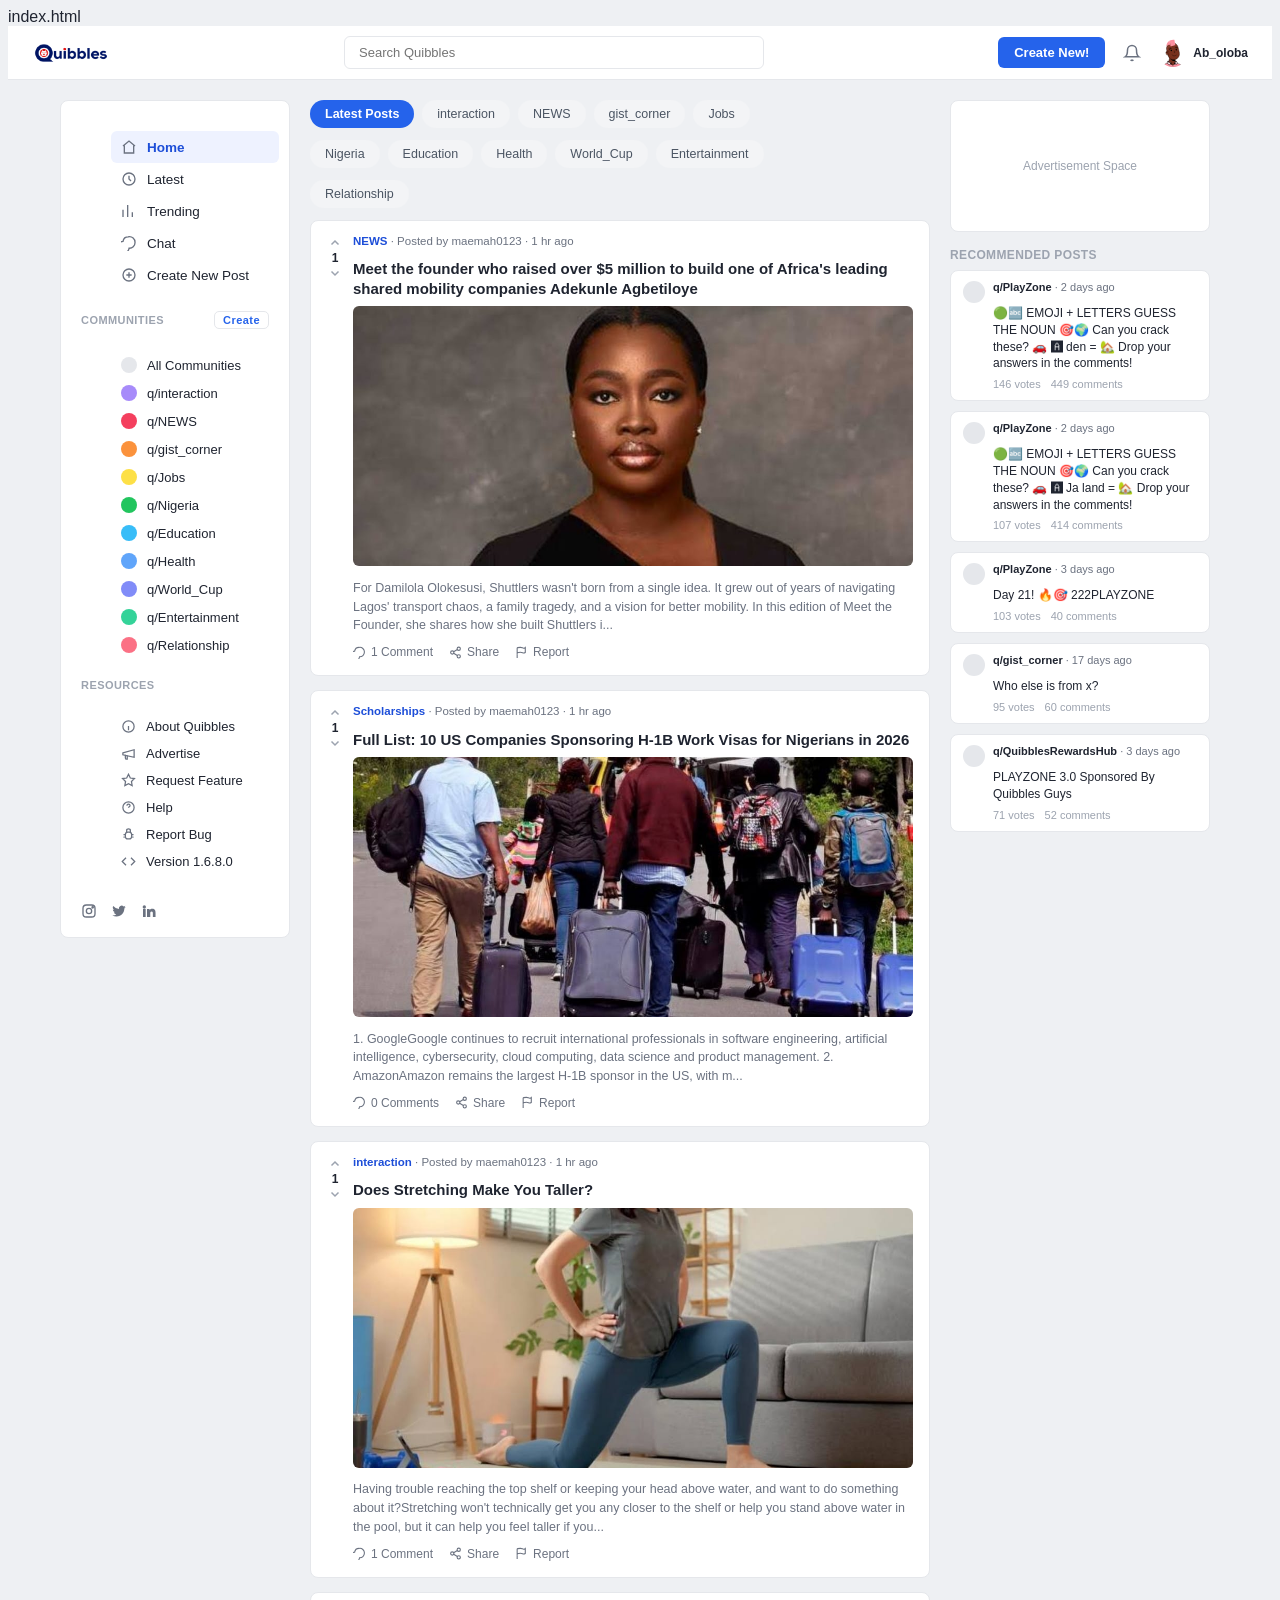
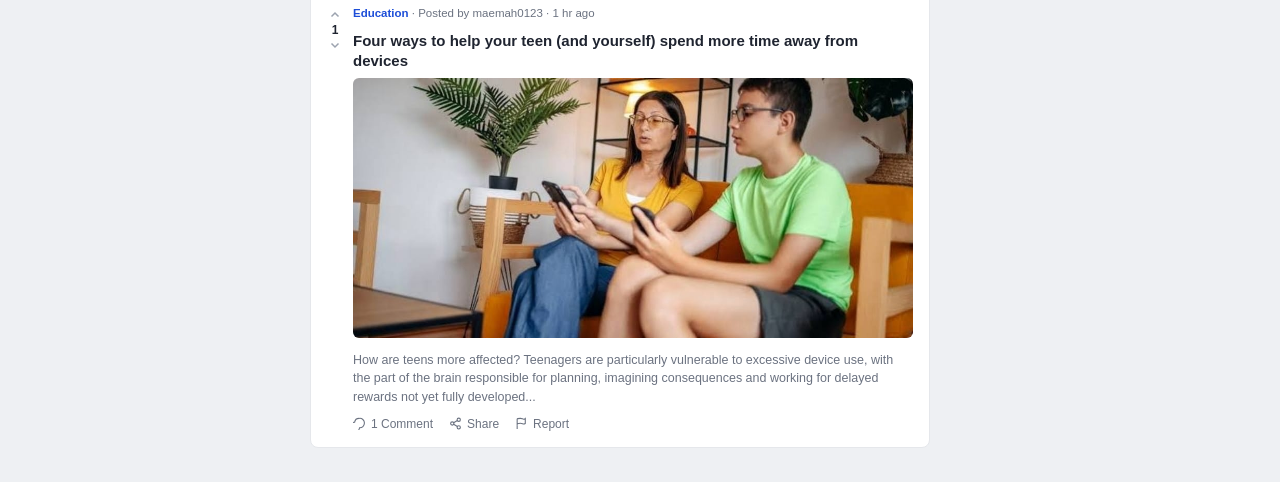
<file: index.html>
index.html
<!doctype html>
<html lang="en">
  <head>
    <meta charset="UTF-8" />
    <meta name="viewport" content="width=device-width, initial-scale=1.0" />
    <title>Quibbles</title>
    <link rel="icon" href="image/logo.png" />
    <link rel="stylesheet" href="styles.css" />
  </head>
  <body>
    <header class="site-header">
      <a href="index.html" class="logo"
        ><img src="image/logo.png" alt="Quibbles logo"
      /></a>

      <div class="search-bar">
        <input type="text" placeholder="Search Quibbles" />
      </div>

      <div class="header-right">
        <button class="btn-create">Create New!</button>
        <span class="icon-btn" title="Notifications">
          <svg
            viewBox="0 0 24 24"
            fill="none"
            stroke="currentColor"
            stroke-width="2"
          >
            <path d="M18 8a6 6 0 0 0-12 0c0 7-3 9-3 9h18s-3-2-3-9" />
            <path d="M13.73 21a2 2 0 0 1-3.46 0" />
          </svg>
        </span>
        <a href="#" class="user-chip">
          <img src="image/avatar.svg" alt="Ab_oloba avatar" />
          <span>Ab_oloba</span>
        </a>
      </div>
    </header>

    <div class="layout">
      <!-- Sidebar -->
      <aside class="sidebar">
        <ul class="nav-list">
          <li>
            <a href="index.html" class="active"
              ><svg
                class="nav-icon"
                viewBox="0 0 24 24"
                fill="none"
                stroke="currentColor"
                stroke-width="2"
              >
                <path d="M3 10.5 12 3l9 7.5" />
                <path d="M5 9.5V21h14V9.5" /></svg
              >Home</a
            >
          </li>
          <li>
            <a href="#"
              ><svg
                class="nav-icon"
                viewBox="0 0 24 24"
                fill="none"
                stroke="currentColor"
                stroke-width="2"
              >
                <circle cx="12" cy="12" r="9" />
                <path d="M12 7v5l3 3" /></svg
              >Latest</a
            >
          </li>
          <li>
            <a href="#"
              ><svg
                class="nav-icon"
                viewBox="0 0 24 24"
                fill="none"
                stroke="currentColor"
                stroke-width="2"
              >
                <path d="M3 21V10M10 21V3M17 21v-7" /></svg
              >Trending</a
            >
          </li>
          <li>
            <a href="#"
              ><svg
                class="nav-icon"
                viewBox="0 0 24 24"
                fill="none"
                stroke="currentColor"
                stroke-width="2"
              >
                <path
                  d="M21 11.5a8.4 8.4 0 0 1-8.9 8.4A9 9 0 1 1 3 9.5a8.4 8.4 0 0 1 8-6.9 8.4 8.4 0 0 1 10 8.9Z"
                /></svg
              >Chat</a
            >
          </li>
          <li>
            <a href="#"
              ><svg
                class="nav-icon"
                viewBox="0 0 24 24"
                fill="none"
                stroke="currentColor"
                stroke-width="2"
              >
                <circle cx="12" cy="12" r="9" />
                <path d="M12 8v8M8 12h8" /></svg
              >Create New Post</a
            >
          </li>
        </ul>

        <div class="sidebar-section">
          <div class="sidebar-section-title">
            COMMUNITIES <a href="#" class="create-link">Create</a>
          </div>
          <ul class="community-list">
            <li>
              <a href="#"><span class="dot dot-all"></span>All Communities</a>
            </li>
            <li>
              <a href="#"
                ><span class="dot dot-interaction"></span>q/interaction</a
              >
            </li>
            <li>
              <a href="#"><span class="dot dot-news"></span>q/NEWS</a>
            </li>
            <li>
              <a href="#"><span class="dot dot-gist"></span>q/gist_corner</a>
            </li>
            <li>
              <a href="#"><span class="dot dot-jobs"></span>q/Jobs</a>
            </li>
            <li>
              <a href="#"><span class="dot dot-nigeria"></span>q/Nigeria</a>
            </li>
            <li>
              <a href="#"><span class="dot dot-education"></span>q/Education</a>
            </li>
            <li>
              <a href="#"><span class="dot dot-health"></span>q/Health</a>
            </li>
            <li>
              <a href="#"><span class="dot dot-worldcup"></span>q/World_Cup</a>
            </li>
            <li>
              <a href="#"
                ><span class="dot dot-entertainment"></span>q/Entertainment</a
              >
            </li>
            <li>
              <a href="#"
                ><span class="dot dot-relationship"></span>q/Relationship</a
              >
            </li>
          </ul>
        </div>

        <div class="sidebar-section">
          <div class="sidebar-section-title">RESOURCES</div>
          <ul class="resource-list">
            <li>
              <a href="about.html"
                ><svg
                  class="resource-icon"
                  viewBox="0 0 24 24"
                  fill="none"
                  stroke="currentColor"
                  stroke-width="2"
                >
                  <circle cx="12" cy="12" r="9" />
                  <path d="M12 8h.01M11 12h1v5h1" /></svg
                >About Quibbles</a
              >
            </li>
            <li>
              <a href="#"
                ><svg
                  class="resource-icon"
                  viewBox="0 0 24 24"
                  fill="none"
                  stroke="currentColor"
                  stroke-width="2"
                >
                  <path d="m3 11 18-5v12L3 14v-3Z" />
                  <path d="M7 14v5a2 2 0 0 0 2 2h1v-6" /></svg
                >Advertise</a
              >
            </li>
            <li>
              <a href="#"
                ><svg
                  class="resource-icon"
                  viewBox="0 0 24 24"
                  fill="none"
                  stroke="currentColor"
                  stroke-width="2"
                >
                  <path
                    d="m12 2 2.9 6 6.6.9-4.8 4.6 1.1 6.5L12 17l-5.8 3 1.1-6.5L2.5 8.9 9.1 8 12 2Z"
                  /></svg
                >Request Feature</a
              >
            </li>
            <li>
              <a href="#"
                ><svg
                  class="resource-icon"
                  viewBox="0 0 24 24"
                  fill="none"
                  stroke="currentColor"
                  stroke-width="2"
                >
                  <circle cx="12" cy="12" r="9" />
                  <path
                    d="M9.5 9a2.5 2.5 0 0 1 5 0c0 1.7-2.5 2-2.5 3.5M12 17h.01"
                  /></svg
                >Help</a
              >
            </li>
            <li>
              <a href="#"
                ><svg
                  class="resource-icon"
                  viewBox="0 0 24 24"
                  fill="none"
                  stroke="currentColor"
                  stroke-width="2"
                >
                  <rect x="7" y="8" width="10" height="11" rx="4" />
                  <path
                    d="M9 8V6a3 3 0 0 1 6 0v2M4 12h3M17 12h3M4 16h2M18 16h2M9.5 4.5l-1-1M14.5 4.5l1-1"
                  /></svg
                >Report Bug</a
              >
            </li>
            <li>
              <a href="#"
                ><svg
                  class="resource-icon"
                  viewBox="0 0 24 24"
                  fill="none"
                  stroke="currentColor"
                  stroke-width="2"
                >
                  <polyline points="8 6 2 12 8 18" />
                  <polyline points="16 6 22 12 16 18" /></svg
                >Version 1.6.8.0</a
              >
            </li>
          </ul>
        </div>

        <div class="social-row">
          <a href="#" title="Instagram"
            ><svg
              viewBox="0 0 24 24"
              fill="none"
              stroke="currentColor"
              stroke-width="2"
            >
              <rect x="3" y="3" width="18" height="18" rx="5" />
              <circle cx="12" cy="12" r="4" />
              <circle cx="17.5" cy="6.5" r="1" /></svg
          ></a>
          <a href="#" title="Twitter"
            ><svg viewBox="0 0 24 24" fill="currentColor">
              <path
                d="M22 5.9c-.7.3-1.5.6-2.3.7.8-.5 1.5-1.3 1.8-2.3-.8.5-1.7.8-2.6 1a4.1 4.1 0 0 0-7 3.7A11.6 11.6 0 0 1 3.4 4.6a4.1 4.1 0 0 0 1.3 5.5c-.7 0-1.3-.2-1.9-.5v.1c0 2 1.4 3.6 3.3 4a4.1 4.1 0 0 1-1.9.1 4.1 4.1 0 0 0 3.8 2.9A8.3 8.3 0 0 1 2 18.4a11.6 11.6 0 0 0 6.3 1.9c7.5 0 11.7-6.3 11.7-11.7v-.5c.8-.6 1.5-1.3 2-2.2Z"
              /></svg
          ></a>
          <a href="#" title="LinkedIn"
            ><svg viewBox="0 0 24 24" fill="currentColor">
              <path
                d="M4.98 3.5a2.5 2.5 0 1 0 0 5 2.5 2.5 0 0 0 0-5ZM3 9h4v12H3zM9 9h3.8v1.7h.1c.5-1 1.9-2 3.9-2 4.2 0 5 2.7 5 6.3V21h-4v-5.4c0-1.3 0-3-1.8-3s-2.1 1.4-2.1 2.9V21H9Z"
              /></svg
          ></a>
        </div>
      </aside>

      <!-- Feed -->
      <main class="feed">
        <div class="filter-pills">
          <span class="pill active">Latest Posts</span>
          <span class="pill">interaction</span>
          <span class="pill">NEWS</span>
          <span class="pill">gist_corner</span>
          <span class="pill">Jobs</span>
        </div>
        <div class="filter-pills">
          <span class="pill">Nigeria</span>
          <span class="pill">Education</span>
          <span class="pill">Health</span>
          <span class="pill">World_Cup</span>
          <span class="pill">Entertainment</span>
        </div>
        <div class="filter-pills">
          <span class="pill">Relationship</span>
        </div>

        <!-- Post 1 -->
        <article class="post-card">
          <div class="vote-col">
            <svg
              class="arrow"
              viewBox="0 0 24 24"
              fill="none"
              stroke="currentColor"
              stroke-width="3"
            >
              <path d="m5 15 7-7 7 7" />
            </svg>
            <span class="count">1</span>
            <svg
              class="arrow"
              viewBox="0 0 24 24"
              fill="none"
              stroke="currentColor"
              stroke-width="3"
            >
              <path d="m19 9-7 7-7-7" />
            </svg>
          </div>
          <div class="post-body">
            <div class="post-meta">
              <span class="tag">NEWS</span> · Posted by maemah0123 · 1 hr ago
            </div>
            <h2 class="post-title">
              Meet the founder who raised over $5 million to build one of
              Africa's leading shared mobility companies Adekunle Agbetiloye
            </h2>
            <img
              class="post-image"
              src="image/post-founder.jpeg"
              alt="Portrait of Damilola Olokesusi, Shuttlers founder"
            />
            <p class="post-excerpt">
              For Damilola Olokesusi, Shuttlers wasn't born from a single idea.
              It grew out of years of navigating Lagos' transport chaos, a
              family tragedy, and a vision for better mobility. In this edition
              of Meet the Founder, she shares how she built Shuttlers i...
            </p>
            <div class="post-actions">
              <span
                ><svg
                  class="a-icon"
                  viewBox="0 0 24 24"
                  fill="none"
                  stroke="currentColor"
                  stroke-width="2"
                >
                  <path
                    d="M21 11.5a8.4 8.4 0 0 1-8.9 8.4A9 9 0 1 1 3 9.5a8.4 8.4 0 0 1 8-6.9 8.4 8.4 0 0 1 10 8.9Z"
                  /></svg
                >1 Comment</span
              >
              <span
                ><svg
                  class="a-icon"
                  viewBox="0 0 24 24"
                  fill="none"
                  stroke="currentColor"
                  stroke-width="2"
                >
                  <circle cx="18" cy="5" r="3" />
                  <circle cx="6" cy="12" r="3" />
                  <circle cx="18" cy="19" r="3" />
                  <path d="M8.6 10.6 15.4 6.4M8.6 13.4l6.8 4.2" /></svg
                >Share</span
              >
              <span
                ><svg
                  class="a-icon"
                  viewBox="0 0 24 24"
                  fill="none"
                  stroke="currentColor"
                  stroke-width="2"
                >
                  <path
                    d="M4 15V4c0-.5 3-1.5 6-1.5s4 1.5 6 1.5 3-1 3-1v9s-1.5 1-3 1-3-1.5-6-1.5-6 1-6 1Z"
                  />
                  <path d="M4 22v-7" /></svg
                >Report</span
              >
            </div>
          </div>
        </article>

        <!-- Post 2 -->
        <article class="post-card">
          <div class="vote-col">
            <svg
              class="arrow"
              viewBox="0 0 24 24"
              fill="none"
              stroke="currentColor"
              stroke-width="3"
            >
              <path d="m5 15 7-7 7 7" />
            </svg>
            <span class="count">1</span>
            <svg
              class="arrow"
              viewBox="0 0 24 24"
              fill="none"
              stroke="currentColor"
              stroke-width="3"
            >
              <path d="m19 9-7 7-7-7" />
            </svg>
          </div>
          <div class="post-body">
            <div class="post-meta">
              <span class="tag">Scholarships</span> · Posted by maemah0123 · 1
              hr ago
            </div>
            <h2 class="post-title">
              Full List: 10 US Companies Sponsoring H-1B Work Visas for
              Nigerians in 2026
            </h2>
            <img
              class="post-image"
              src="image/post-visas.jpeg"
              alt="Travelers walking with rolling luggage"
            />
            <p class="post-excerpt">
              1. GoogleGoogle continues to recruit international professionals
              in software engineering, artificial intelligence, cybersecurity,
              cloud computing, data science and product management. 2.
              AmazonAmazon remains the largest H-1B sponsor in the US, with m...
            </p>
            <div class="post-actions">
              <span
                ><svg
                  class="a-icon"
                  viewBox="0 0 24 24"
                  fill="none"
                  stroke="currentColor"
                  stroke-width="2"
                >
                  <path
                    d="M21 11.5a8.4 8.4 0 0 1-8.9 8.4A9 9 0 1 1 3 9.5a8.4 8.4 0 0 1 8-6.9 8.4 8.4 0 0 1 10 8.9Z"
                  /></svg
                >0 Comments</span
              >
              <span
                ><svg
                  class="a-icon"
                  viewBox="0 0 24 24"
                  fill="none"
                  stroke="currentColor"
                  stroke-width="2"
                >
                  <circle cx="18" cy="5" r="3" />
                  <circle cx="6" cy="12" r="3" />
                  <circle cx="18" cy="19" r="3" />
                  <path d="M8.6 10.6 15.4 6.4M8.6 13.4l6.8 4.2" /></svg
                >Share</span
              >
              <span
                ><svg
                  class="a-icon"
                  viewBox="0 0 24 24"
                  fill="none"
                  stroke="currentColor"
                  stroke-width="2"
                >
                  <path
                    d="M4 15V4c0-.5 3-1.5 6-1.5s4 1.5 6 1.5 3-1 3-1v9s-1.5 1-3 1-3-1.5-6-1.5-6 1-6 1Z"
                  />
                  <path d="M4 22v-7" /></svg
                >Report</span
              >
            </div>
          </div>
        </article>

        <!-- Post 3 -->
        <article class="post-card">
          <div class="vote-col">
            <svg
              class="arrow"
              viewBox="0 0 24 24"
              fill="none"
              stroke="currentColor"
              stroke-width="3"
            >
              <path d="m5 15 7-7 7 7" />
            </svg>
            <span class="count">1</span>
            <svg
              class="arrow"
              viewBox="0 0 24 24"
              fill="none"
              stroke="currentColor"
              stroke-width="3"
            >
              <path d="m19 9-7 7-7-7" />
            </svg>
          </div>
          <div class="post-body">
            <div class="post-meta">
              <span class="tag">interaction</span> · Posted by maemah0123 · 1 hr
              ago
            </div>
            <h2 class="post-title">Does Stretching Make You Taller?</h2>
            <img
              class="post-image"
              src="image/post-stretching.jpeg"
              alt="Woman doing a lunge stretch at home"
            />
            <p class="post-excerpt">
              Having trouble reaching the top shelf or keeping your head above
              water, and want to do something about it?Stretching won't
              technically get you any closer to the shelf or help you stand
              above water in the pool, but it can help you feel taller if you...
            </p>
            <div class="post-actions">
              <span
                ><svg
                  class="a-icon"
                  viewBox="0 0 24 24"
                  fill="none"
                  stroke="currentColor"
                  stroke-width="2"
                >
                  <path
                    d="M21 11.5a8.4 8.4 0 0 1-8.9 8.4A9 9 0 1 1 3 9.5a8.4 8.4 0 0 1 8-6.9 8.4 8.4 0 0 1 10 8.9Z"
                  /></svg
                >1 Comment</span
              >
              <span
                ><svg
                  class="a-icon"
                  viewBox="0 0 24 24"
                  fill="none"
                  stroke="currentColor"
                  stroke-width="2"
                >
                  <circle cx="18" cy="5" r="3" />
                  <circle cx="6" cy="12" r="3" />
                  <circle cx="18" cy="19" r="3" />
                  <path d="M8.6 10.6 15.4 6.4M8.6 13.4l6.8 4.2" /></svg
                >Share</span
              >
              <span
                ><svg
                  class="a-icon"
                  viewBox="0 0 24 24"
                  fill="none"
                  stroke="currentColor"
                  stroke-width="2"
                >
                  <path
                    d="M4 15V4c0-.5 3-1.5 6-1.5s4 1.5 6 1.5 3-1 3-1v9s-1.5 1-3 1-3-1.5-6-1.5-6 1-6 1Z"
                  />
                  <path d="M4 22v-7" /></svg
                >Report</span
              >
            </div>
          </div>
        </article>

        <!-- Post 4 -->
        <article class="post-card">
          <div class="vote-col">
            <svg
              class="arrow"
              viewBox="0 0 24 24"
              fill="none"
              stroke="currentColor"
              stroke-width="3"
            >
              <path d="m5 15 7-7 7 7" />
            </svg>
            <span class="count">1</span>
            <svg
              class="arrow"
              viewBox="0 0 24 24"
              fill="none"
              stroke="currentColor"
              stroke-width="3"
            >
              <path d="m19 9-7 7-7-7" />
            </svg>
          </div>
          <div class="post-body">
            <div class="post-meta">
              <span class="tag">Education</span> · Posted by maemah0123 · 1 hr
              ago
            </div>
            <h2 class="post-title">
              Four ways to help your teen (and yourself) spend more time away
              from devices
            </h2>
            <img
              class="post-image"
              src="image/post-teens.jpeg"
              alt="Mother and teenage son looking at their phones on a couch"
            />
            <p class="post-excerpt">
              How are teens more affected? Teenagers are particularly vulnerable
              to excessive device use, with the part of the brain responsible
              for planning, imagining consequences and working for delayed
              rewards not yet fully developed...
            </p>
            <div class="post-actions">
              <span
                ><svg
                  class="a-icon"
                  viewBox="0 0 24 24"
                  fill="none"
                  stroke="currentColor"
                  stroke-width="2"
                >
                  <path
                    d="M21 11.5a8.4 8.4 0 0 1-8.9 8.4A9 9 0 1 1 3 9.5a8.4 8.4 0 0 1 8-6.9 8.4 8.4 0 0 1 10 8.9Z"
                  /></svg
                >1 Comment</span
              >
              <span
                ><svg
                  class="a-icon"
                  viewBox="0 0 24 24"
                  fill="none"
                  stroke="currentColor"
                  stroke-width="2"
                >
                  <circle cx="18" cy="5" r="3" />
                  <circle cx="6" cy="12" r="3" />
                  <circle cx="18" cy="19" r="3" />
                  <path d="M8.6 10.6 15.4 6.4M8.6 13.4l6.8 4.2" /></svg
                >Share</span
              >
              <span
                ><svg
                  class="a-icon"
                  viewBox="0 0 24 24"
                  fill="none"
                  stroke="currentColor"
                  stroke-width="2"
                >
                  <path
                    d="M4 15V4c0-.5 3-1.5 6-1.5s4 1.5 6 1.5 3-1 3-1v9s-1.5 1-3 1-3-1.5-6-1.5-6 1-6 1Z"
                  />
                  <path d="M4 22v-7" /></svg
                >Report</span
              >
            </div>
          </div>
        </article>
      </main>

      <!-- Right column -->
      <aside class="right-col">
        <div class="ad-box">Advertisement Space</div>

        <div class="recommended-title">RECOMMENDED POSTS</div>

        <div class="rec-card">
          <div class="rec-avatar"></div>
          <div class="rec-body">
            <div class="rec-meta">
              <span class="tag">q/PlayZone</span> · 2 days ago
            </div>
            <p class="rec-text">
              🟢🔤 EMOJI + LETTERS GUESS THE NOUN 🎯🌍 Can you crack these? 🚗
              🅰 den = 🏡 Drop your answers in the comments!
            </p>
            <div class="rec-stats">
              <span>146 votes</span><span>449 comments</span>
            </div>
          </div>
        </div>

        <div class="rec-card">
          <div class="rec-avatar"></div>
          <div class="rec-body">
            <div class="rec-meta">
              <span class="tag">q/PlayZone</span> · 2 days ago
            </div>
            <p class="rec-text">
              🟢🔤 EMOJI + LETTERS GUESS THE NOUN 🎯🌍 Can you crack these? 🚗
              🅰 Ja land = 🏡 Drop your answers in the comments!
            </p>
            <div class="rec-stats">
              <span>107 votes</span><span>414 comments</span>
            </div>
          </div>
        </div>

        <div class="rec-card">
          <div class="rec-avatar"></div>
          <div class="rec-body">
            <div class="rec-meta">
              <span class="tag">q/PlayZone</span> · 3 days ago
            </div>
            <p class="rec-text">Day 21! 🔥🎯 222PLAYZONE</p>
            <div class="rec-stats">
              <span>103 votes</span><span>40 comments</span>
            </div>
          </div>
        </div>

        <div class="rec-card">
          <div class="rec-avatar"></div>
          <div class="rec-body">
            <div class="rec-meta">
              <span class="tag">q/gist_corner</span> · 17 days ago
            </div>
            <p class="rec-text">Who else is from x?</p>
            <div class="rec-stats">
              <span>95 votes</span><span>60 comments</span>
            </div>
          </div>
        </div>

        <div class="rec-card">
          <div class="rec-avatar"></div>
          <div class="rec-body">
            <div class="rec-meta">
              <span class="tag">q/QuibblesRewardsHub</span> · 3 days ago
            </div>
            <p class="rec-text">PLAYZONE 3.0 Sponsored By Quibbles Guys</p>
            <div class="rec-stats">
              <span>71 votes</span><span>52 comments</span>
            </div>
          </div>
        </div>
      </aside>
    </div>
  </body>
</html>
</file>
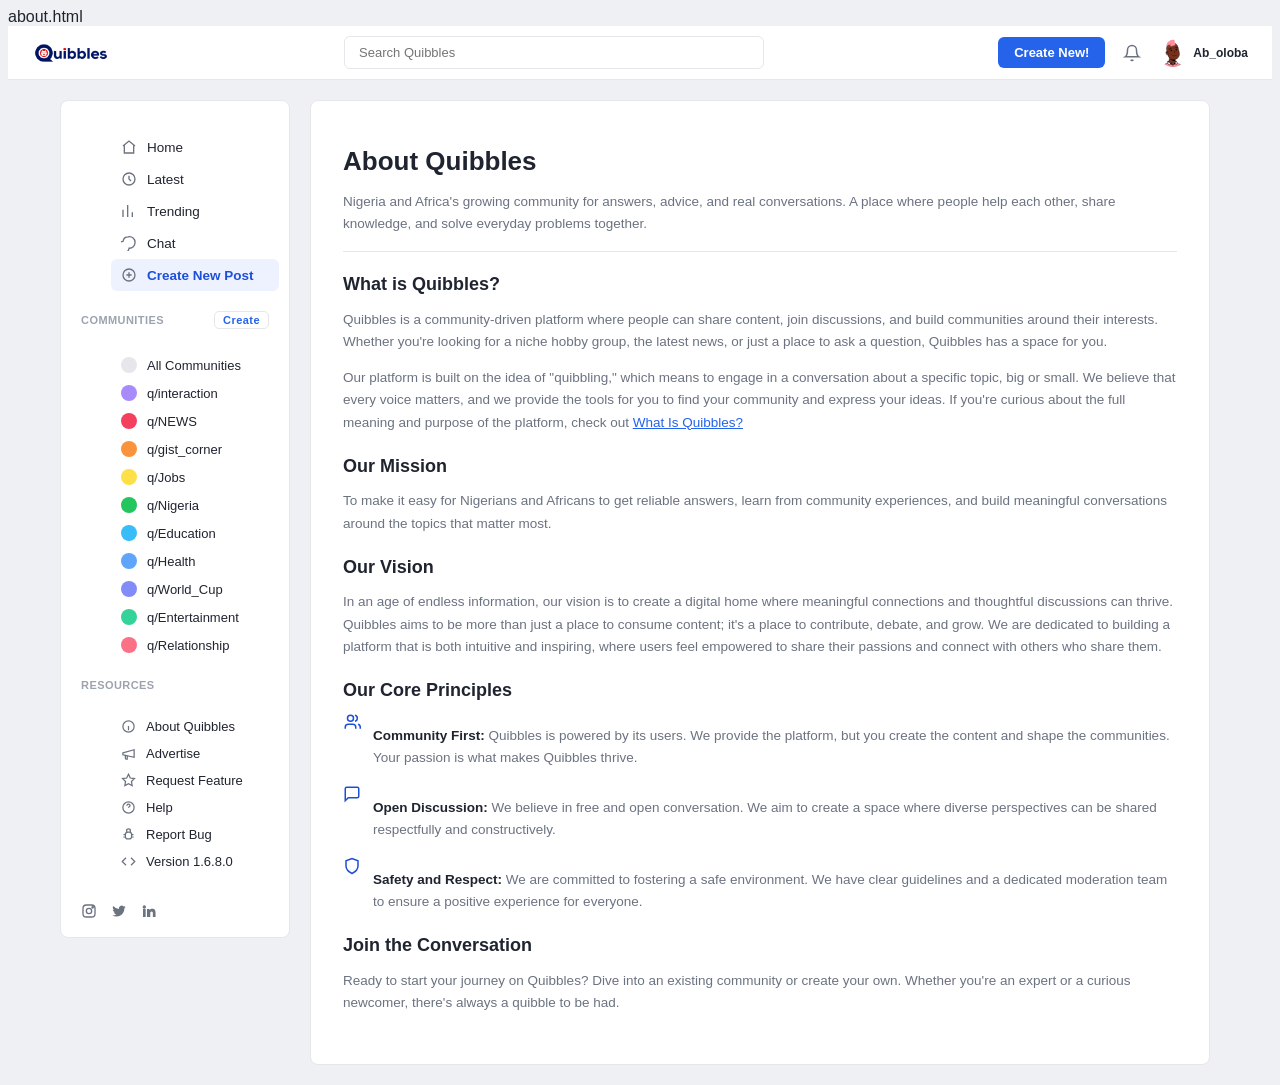
<file: about.html>
about.html
<!doctype html>
<html lang="en">
  <head>
    <meta charset="UTF-8" />
    <meta name="viewport" content="width=device-width, initial-scale=1.0" />
    <title>About Quibbles</title>
    <link rel="icon" href="image/logo.png" />
    <link rel="stylesheet" href="styles.css" />
  </head>
  <body>
    <header class="site-header">
      <a href="index.html" class="logo"
        ><img src="image/logo.png" alt="Quibbles logo"
      /></a>

      <div class="search-bar">
        <input type="text" placeholder="Search Quibbles" />
      </div>

      <div class="header-right">
        <button class="btn-create">Create New!</button>
        <span class="icon-btn" title="Notifications">
          <svg
            viewBox="0 0 24 24"
            fill="none"
            stroke="currentColor"
            stroke-width="2"
          >
            <path d="M18 8a6 6 0 0 0-12 0c0 7-3 9-3 9h18s-3-2-3-9" />
            <path d="M13.73 21a2 2 0 0 1-3.46 0" />
          </svg>
        </span>
        <a href="#" class="user-chip">
          <img src="image/avatar.svg" alt="Ab_oloba avatar" />
          <span>Ab_oloba</span>
        </a>
      </div>
    </header>

    <div class="layout">
      <!-- Sidebar -->
      <aside class="sidebar">
        <ul class="nav-list">
          <li>
            <a href="index.html"
              ><svg
                class="nav-icon"
                viewBox="0 0 24 24"
                fill="none"
                stroke="currentColor"
                stroke-width="2"
              >
                <path d="M3 10.5 12 3l9 7.5" />
                <path d="M5 9.5V21h14V9.5" /></svg
              >Home</a
            >
          </li>
          <li>
            <a href="#"
              ><svg
                class="nav-icon"
                viewBox="0 0 24 24"
                fill="none"
                stroke="currentColor"
                stroke-width="2"
              >
                <circle cx="12" cy="12" r="9" />
                <path d="M12 7v5l3 3" /></svg
              >Latest</a
            >
          </li>
          <li>
            <a href="#"
              ><svg
                class="nav-icon"
                viewBox="0 0 24 24"
                fill="none"
                stroke="currentColor"
                stroke-width="2"
              >
                <path d="M3 21V10M10 21V3M17 21v-7" /></svg
              >Trending</a
            >
          </li>
          <li>
            <a href="#"
              ><svg
                class="nav-icon"
                viewBox="0 0 24 24"
                fill="none"
                stroke="currentColor"
                stroke-width="2"
              >
                <path
                  d="M21 11.5a8.4 8.4 0 0 1-8.9 8.4A9 9 0 1 1 3 9.5a8.4 8.4 0 0 1 8-6.9 8.4 8.4 0 0 1 10 8.9Z"
                /></svg
              >Chat</a
            >
          </li>
          <li>
            <a href="#" class="active"
              ><svg
                class="nav-icon"
                viewBox="0 0 24 24"
                fill="none"
                stroke="currentColor"
                stroke-width="2"
              >
                <circle cx="12" cy="12" r="9" />
                <path d="M12 8v8M8 12h8" /></svg
              >Create New Post</a
            >
          </li>
        </ul>

        <div class="sidebar-section">
          <div class="sidebar-section-title">
            COMMUNITIES <a href="#" class="create-link">Create</a>
          </div>
          <ul class="community-list">
            <li>
              <a href="#"><span class="dot dot-all"></span>All Communities</a>
            </li>
            <li>
              <a href="#"
                ><span class="dot dot-interaction"></span>q/interaction</a
              >
            </li>
            <li>
              <a href="#"><span class="dot dot-news"></span>q/NEWS</a>
            </li>
            <li>
              <a href="#"><span class="dot dot-gist"></span>q/gist_corner</a>
            </li>
            <li>
              <a href="#"><span class="dot dot-jobs"></span>q/Jobs</a>
            </li>
            <li>
              <a href="#"><span class="dot dot-nigeria"></span>q/Nigeria</a>
            </li>
            <li>
              <a href="#"><span class="dot dot-education"></span>q/Education</a>
            </li>
            <li>
              <a href="#"><span class="dot dot-health"></span>q/Health</a>
            </li>
            <li>
              <a href="#"><span class="dot dot-worldcup"></span>q/World_Cup</a>
            </li>
            <li>
              <a href="#"
                ><span class="dot dot-entertainment"></span>q/Entertainment</a
              >
            </li>
            <li>
              <a href="#"
                ><span class="dot dot-relationship"></span>q/Relationship</a
              >
            </li>
          </ul>
        </div>

        <div class="sidebar-section">
          <div class="sidebar-section-title">RESOURCES</div>
          <ul class="resource-list">
            <li>
              <a href="about.html"
                ><svg
                  class="resource-icon"
                  viewBox="0 0 24 24"
                  fill="none"
                  stroke="currentColor"
                  stroke-width="2"
                >
                  <circle cx="12" cy="12" r="9" />
                  <path d="M12 8h.01M11 12h1v5h1" /></svg
                >About Quibbles</a
              >
            </li>
            <li>
              <a href="#"
                ><svg
                  class="resource-icon"
                  viewBox="0 0 24 24"
                  fill="none"
                  stroke="currentColor"
                  stroke-width="2"
                >
                  <path d="m3 11 18-5v12L3 14v-3Z" />
                  <path d="M7 14v5a2 2 0 0 0 2 2h1v-6" /></svg
                >Advertise</a
              >
            </li>
            <li>
              <a href="#"
                ><svg
                  class="resource-icon"
                  viewBox="0 0 24 24"
                  fill="none"
                  stroke="currentColor"
                  stroke-width="2"
                >
                  <path
                    d="m12 2 2.9 6 6.6.9-4.8 4.6 1.1 6.5L12 17l-5.8 3 1.1-6.5L2.5 8.9 9.1 8 12 2Z"
                  /></svg
                >Request Feature</a
              >
            </li>
            <li>
              <a href="#"
                ><svg
                  class="resource-icon"
                  viewBox="0 0 24 24"
                  fill="none"
                  stroke="currentColor"
                  stroke-width="2"
                >
                  <circle cx="12" cy="12" r="9" />
                  <path
                    d="M9.5 9a2.5 2.5 0 0 1 5 0c0 1.7-2.5 2-2.5 3.5M12 17h.01"
                  /></svg
                >Help</a
              >
            </li>
            <li>
              <a href="#"
                ><svg
                  class="resource-icon"
                  viewBox="0 0 24 24"
                  fill="none"
                  stroke="currentColor"
                  stroke-width="2"
                >
                  <rect x="7" y="8" width="10" height="11" rx="4" />
                  <path
                    d="M9 8V6a3 3 0 0 1 6 0v2M4 12h3M17 12h3M4 16h2M18 16h2M9.5 4.5l-1-1M14.5 4.5l1-1"
                  /></svg
                >Report Bug</a
              >
            </li>
            <li>
              <a href="#"
                ><svg
                  class="resource-icon"
                  viewBox="0 0 24 24"
                  fill="none"
                  stroke="currentColor"
                  stroke-width="2"
                >
                  <polyline points="8 6 2 12 8 18" />
                  <polyline points="16 6 22 12 16 18" /></svg
                >Version 1.6.8.0</a
              >
            </li>
          </ul>
        </div>

        <div class="social-row">
          <a href="#" title="Instagram"
            ><svg
              viewBox="0 0 24 24"
              fill="none"
              stroke="currentColor"
              stroke-width="2"
            >
              <rect x="3" y="3" width="18" height="18" rx="5" />
              <circle cx="12" cy="12" r="4" />
              <circle cx="17.5" cy="6.5" r="1" /></svg
          ></a>
          <a href="#" title="Twitter"
            ><svg viewBox="0 0 24 24" fill="currentColor">
              <path
                d="M22 5.9c-.7.3-1.5.6-2.3.7.8-.5 1.5-1.3 1.8-2.3-.8.5-1.7.8-2.6 1a4.1 4.1 0 0 0-7 3.7A11.6 11.6 0 0 1 3.4 4.6a4.1 4.1 0 0 0 1.3 5.5c-.7 0-1.3-.2-1.9-.5v.1c0 2 1.4 3.6 3.3 4a4.1 4.1 0 0 1-1.9.1 4.1 4.1 0 0 0 3.8 2.9A8.3 8.3 0 0 1 2 18.4a11.6 11.6 0 0 0 6.3 1.9c7.5 0 11.7-6.3 11.7-11.7v-.5c.8-.6 1.5-1.3 2-2.2Z"
              /></svg
          ></a>
          <a href="#" title="LinkedIn"
            ><svg viewBox="0 0 24 24" fill="currentColor">
              <path
                d="M4.98 3.5a2.5 2.5 0 1 0 0 5 2.5 2.5 0 0 0 0-5ZM3 9h4v12H3zM9 9h3.8v1.7h.1c.5-1 1.9-2 3.9-2 4.2 0 5 2.7 5 6.3V21h-4v-5.4c0-1.3 0-3-1.8-3s-2.1 1.4-2.1 2.9V21H9Z"
              /></svg
          ></a>
        </div>
      </aside>

      <!-- About content -->
      <main class="about-panel" style="grid-column: 2 / span 2">
        <h1>About Quibbles</h1>
        <p class="about-lede">
          Nigeria and Africa's growing community for answers, advice, and real
          conversations. A place where people help each other, share knowledge,
          and solve everyday problems together.
        </p>

        <h2>What is Quibbles?</h2>
        <p>
          Quibbles is a community-driven platform where people can share
          content, join discussions, and build communities around their
          interests. Whether you're looking for a niche hobby group, the latest
          news, or just a place to ask a question, Quibbles has a space for you.
        </p>
        <p>
          Our platform is built on the idea of "quibbling," which means to
          engage in a conversation about a specific topic, big or small. We
          believe that every voice matters, and we provide the tools for you to
          find your community and express your ideas. If you're curious about
          the full meaning and purpose of the platform, check out
          <a href="#" class="inline-link">What Is Quibbles?</a>
        </p>

        <h2>Our Mission</h2>
        <p>
          To make it easy for Nigerians and Africans to get reliable answers,
          learn from community experiences, and build meaningful conversations
          around the topics that matter most.
        </p>

        <h2>Our Vision</h2>
        <p>
          In an age of endless information, our vision is to create a digital
          home where meaningful connections and thoughtful discussions can
          thrive. Quibbles aims to be more than just a place to consume content;
          it's a place to contribute, debate, and grow. We are dedicated to
          building a platform that is both intuitive and inspiring, where users
          feel empowered to share their passions and connect with others who
          share them.
        </p>

        <h2>Our Core Principles</h2>

        <div class="principle">
          <svg
            class="p-icon"
            viewBox="0 0 24 24"
            fill="none"
            stroke="currentColor"
            stroke-width="2"
          >
            <path d="M17 21v-2a4 4 0 0 0-4-4H7a4 4 0 0 0-4 4v2" />
            <circle cx="10" cy="7" r="4" />
            <path d="M23 21v-2a4 4 0 0 0-3-3.9M16 3.1a4 4 0 0 1 0 7.8" />
          </svg>
          <p>
            <strong>Community First:</strong> Quibbles is powered by its users.
            We provide the platform, but you create the content and shape the
            communities. Your passion is what makes Quibbles thrive.
          </p>
        </div>

        <div class="principle">
          <svg
            class="p-icon"
            viewBox="0 0 24 24"
            fill="none"
            stroke="currentColor"
            stroke-width="2"
          >
            <path
              d="M21 15a2 2 0 0 1-2 2H7l-4 4V5a2 2 0 0 1 2-2h14a2 2 0 0 1 2 2z"
            />
          </svg>
          <p>
            <strong>Open Discussion:</strong> We believe in free and open
            conversation. We aim to create a space where diverse perspectives
            can be shared respectfully and constructively.
          </p>
        </div>

        <div class="principle">
          <svg
            class="p-icon"
            viewBox="0 0 24 24"
            fill="none"
            stroke="currentColor"
            stroke-width="2"
          >
            <path d="M12 22s8-4 8-10V5l-8-3-8 3v7c0 6 8 10 8 10Z" />
          </svg>
          <p>
            <strong>Safety and Respect:</strong> We are committed to fostering a
            safe environment. We have clear guidelines and a dedicated
            moderation team to ensure a positive experience for everyone.
          </p>
        </div>

        <h2>Join the Conversation</h2>
        <p>
          Ready to start your journey on Quibbles? Dive into an existing
          community or create your own. Whether you're an expert or a curious
          newcomer, there's always a quibble to be had.
        </p>
      </main>
    </div>
  </body>
</html>
</file>
<file: styles.css>
styles.css
/* Quibbles — replica stylesheet */

* {
  margin: 0;
  padding: 0;
  box-sizing: border-box;
}

:root {
  --navy: #14204d;
  --blue: #2563eb;
  --blue-dark: #1d4ed8;
  --text: #1f2430;
  --text-muted: #6b7280;
  --text-faint: #9ca3af;
  --border: #e5e7eb;
  --page-bg: #eef0f3;
  --card-bg: #ffffff;
  --pill-bg: #f3f4f6;
  --pill-text: #4b5563;
}

body {
  font-family: -apple-system, BlinkMacSystemFont, "Segoe UI", Roboto, Helvetica, Arial, sans-serif;
  background: var(--page-bg);
  color: var(--text);
}

a {
  text-decoration: none;
  color: inherit;
}

ul {
  list-style: none;
}

button {
  font-family: inherit;
  cursor: pointer;
  border: none;
}

/* ---------- Header ---------- */

.site-header {
  display: flex;
  align-items: center;
  justify-content: space-between;
  gap: 24px;
  background: #ffffff;
  border-bottom: 1px solid var(--border);
  padding: 10px 24px;
}

.logo {
  display: flex;
  align-items: center;
  gap: 6px;
  font-size: 20px;
  font-weight: 700;
  color: var(--navy);
  white-space: nowrap;
}

.logo img {
  height: 26px;
  width: auto;
  display: block;
}

.search-bar {
  flex: 1;
  max-width: 420px;
}

.search-bar input {
  width: 100%;
  padding: 8px 14px;
  border: 1px solid var(--border);
  border-radius: 6px;
  font-size: 13px;
  color: var(--text);
  background: #fff;
}

.search-bar input:focus {
  outline: 2px solid var(--blue);
  outline-offset: 1px;
}

.header-right {
  display: flex;
  align-items: center;
  gap: 18px;
}

.btn-create {
  background: var(--blue);
  color: #fff;
  font-size: 13px;
  font-weight: 600;
  padding: 8px 16px;
  border-radius: 6px;
  white-space: nowrap;
}

.btn-create:hover {
  background: var(--blue-dark);
}

.icon-btn {
  width: 18px;
  height: 18px;
  color: var(--text-muted);
  display: inline-flex;
}

.user-chip {
  display: flex;
  align-items: center;
  gap: 6px;
}

.user-chip img {
  width: 28px;
  height: 28px;
  border-radius: 50%;
  object-fit: cover;
}

.user-chip span {
  font-size: 12px;
  font-weight: 600;
  color: var(--text);
}

/* ---------- Layout ---------- */

.layout {
  display: grid;
  grid-template-columns: 230px minmax(0, 620px) 260px;
  gap: 20px;
  max-width: 1160px;
  margin: 20px auto;
  align-items: start;
  padding: 0 16px;
}

/* ---------- Sidebar ---------- */

.sidebar {
  background: #fff;
  border: 1px solid var(--border);
  border-radius: 8px;
  padding: 14px 10px;
}

.nav-list li a {
  display: flex;
  align-items: center;
  gap: 10px;
  padding: 8px 10px;
  border-radius: 6px;
  font-size: 13.5px;
  color: var(--text);
}

.nav-list li a:hover {
  background: var(--pill-bg);
}

.nav-list li a.active {
  background: #eef2ff;
  color: var(--blue-dark);
  font-weight: 600;
}

.nav-list .nav-icon {
  width: 16px;
  height: 16px;
  flex-shrink: 0;
  color: var(--text-muted);
}

.sidebar-section {
  margin-top: 16px;
}

.sidebar-section-title {
  display: flex;
  align-items: center;
  justify-content: space-between;
  font-size: 11px;
  font-weight: 700;
  letter-spacing: 0.04em;
  color: var(--text-faint);
  padding: 4px 10px 6px;
}

.create-link {
  font-size: 11px;
  font-weight: 600;
  color: var(--blue);
  border: 1px solid var(--border);
  border-radius: 5px;
  padding: 2px 8px;
}

.community-list li a {
  display: flex;
  align-items: center;
  gap: 10px;
  padding: 6px 10px;
  border-radius: 6px;
  font-size: 13px;
  color: var(--text);
}

.community-list li a:hover {
  background: var(--pill-bg);
}

.dot {
  width: 16px;
  height: 16px;
  border-radius: 50%;
  flex-shrink: 0;
  display: inline-flex;
  align-items: center;
  justify-content: center;
}

.dot-all { background: #e5e7eb; }
.dot-interaction { background: #a78bfa; }
.dot-news { background: #f43f5e; }
.dot-gist { background: #fb923c; }
.dot-jobs { background: #fde047; }
.dot-nigeria { background: #22c55e; }
.dot-education { background: #38bdf8; }
.dot-health { background: #60a5fa; }
.dot-worldcup { background: #818cf8; }
.dot-entertainment { background: #34d399; }
.dot-relationship { background: #fb7185; }

.resource-list li a {
  display: flex;
  align-items: center;
  gap: 10px;
  padding: 6px 10px;
  border-radius: 6px;
  font-size: 13px;
  color: var(--text);
}

.resource-list li a:hover {
  background: var(--pill-bg);
}

.resource-icon {
  width: 15px;
  height: 15px;
  flex-shrink: 0;
  color: var(--text-muted);
}

.social-row {
  display: flex;
  gap: 14px;
  padding: 12px 10px 4px;
}

.social-row a {
  color: var(--text-muted);
  width: 16px;
  height: 16px;
  display: inline-flex;
}

/* ---------- Feed ---------- */

.filter-pills {
  display: flex;
  flex-wrap: wrap;
  gap: 8px;
  margin-bottom: 12px;
}

.pill {
  background: var(--pill-bg);
  color: var(--pill-text);
  font-size: 12.5px;
  font-weight: 500;
  padding: 6px 14px;
  border-radius: 16px;
  border: 1px solid transparent;
}

.pill:hover {
  border-color: var(--border);
}

.pill.active {
  background: var(--blue);
  color: #fff;
  font-weight: 600;
}

.post-card {
  background: var(--card-bg);
  border: 1px solid var(--border);
  border-radius: 8px;
  padding: 14px 16px 10px;
  margin-bottom: 14px;
  display: flex;
  gap: 10px;
}

.vote-col {
  display: flex;
  flex-direction: column;
  align-items: center;
  gap: 2px;
  padding-top: 2px;
  width: 16px;
  flex-shrink: 0;
}

.vote-col .arrow {
  width: 12px;
  height: 12px;
  color: var(--text-faint);
}

.vote-col .count {
  font-size: 12px;
  font-weight: 700;
  color: var(--text);
}

.post-body {
  flex: 1;
  min-width: 0;
}

.post-meta {
  font-size: 11.5px;
  color: var(--text-muted);
  margin-bottom: 4px;
}

.post-meta .tag {
  color: var(--blue-dark);
  font-weight: 600;
}

.post-title {
  font-size: 15px;
  font-weight: 700;
  color: var(--text);
  margin-bottom: 8px;
  line-height: 1.3;
}

.post-image {
  width: 100%;
  max-height: 260px;
  object-fit: cover;
  border-radius: 6px;
  display: block;
  margin-bottom: 8px;
  background: #ddd;
}

.post-excerpt {
  font-size: 12.5px;
  color: var(--text-muted);
  line-height: 1.5;
  margin-bottom: 10px;
}

.post-actions {
  display: flex;
  align-items: center;
  gap: 16px;
  font-size: 12px;
  color: var(--text-muted);
  padding-bottom: 6px;
}

.post-actions span {
  display: inline-flex;
  align-items: center;
  gap: 5px;
}

.post-actions .a-icon {
  width: 13px;
  height: 13px;
}

/* ---------- Right column ---------- */

.ad-box {
  background: #fff;
  border: 1px solid var(--border);
  border-radius: 8px;
  height: 130px;
  display: flex;
  align-items: center;
  justify-content: center;
  color: var(--text-faint);
  font-size: 12px;
  margin-bottom: 16px;
}

.recommended-title {
  font-size: 12px;
  font-weight: 700;
  color: var(--text-faint);
  letter-spacing: 0.03em;
  margin-bottom: 8px;
}

.rec-card {
  background: #fff;
  border: 1px solid var(--border);
  border-radius: 8px;
  padding: 10px 12px;
  margin-bottom: 10px;
  display: flex;
  gap: 8px;
}

.rec-avatar {
  width: 22px;
  height: 22px;
  border-radius: 50%;
  background: #e5e7eb;
  flex-shrink: 0;
}

.rec-body {
  min-width: 0;
}

.rec-meta {
  font-size: 11px;
  color: var(--text-muted);
  margin-bottom: 3px;
}

.rec-meta .tag {
  font-weight: 700;
  color: var(--text);
}

.rec-text {
  font-size: 12px;
  color: var(--text);
  line-height: 1.4;
  margin-bottom: 6px;
}

.rec-stats {
  font-size: 11px;
  color: var(--text-faint);
  display: flex;
  gap: 10px;
}

/* ---------- About page ---------- */

.about-panel {
  background: #fff;
  border: 1px solid var(--border);
  border-radius: 8px;
  padding: 28px 32px 40px;
}

.about-panel h1 {
  font-size: 26px;
  font-weight: 700;
  color: var(--text);
  margin-bottom: 8px;
}

.about-lede {
  font-size: 13.5px;
  color: var(--text-muted);
  line-height: 1.6;
  padding-bottom: 16px;
  margin-bottom: 20px;
  border-bottom: 1px solid var(--border);
}

.about-panel h2 {
  font-size: 18px;
  font-weight: 700;
  color: var(--text);
  margin: 22px 0 10px;
}

.about-panel p {
  font-size: 13.5px;
  color: var(--text-muted);
  line-height: 1.65;
  margin-bottom: 10px;
}

.about-panel a.inline-link {
  color: var(--blue);
  text-decoration: underline;
}

.principle {
  display: flex;
  gap: 12px;
  margin-bottom: 14px;
}

.principle .p-icon {
  width: 18px;
  height: 18px;
  color: var(--blue-dark);
  flex-shrink: 0;
  margin-top: 2px;
}

.principle p {
  margin-bottom: 0;
}

.principle strong {
  color: var(--text);
}

/* ---------- Responsive ---------- */

@media (max-width: 980px) {
  .layout {
    grid-template-columns: 200px minmax(0, 1fr);
  }
  .right-col {
    display: none;
  }
}

@media (max-width: 700px) {
  .layout {
    grid-template-columns: 1fr;
  }
  .sidebar {
    display: none;
  }
  .site-header {
    flex-wrap: wrap;
  }
  .search-bar {
    order: 3;
    max-width: 100%;
    flex-basis: 100%;
  }
}
</file>
